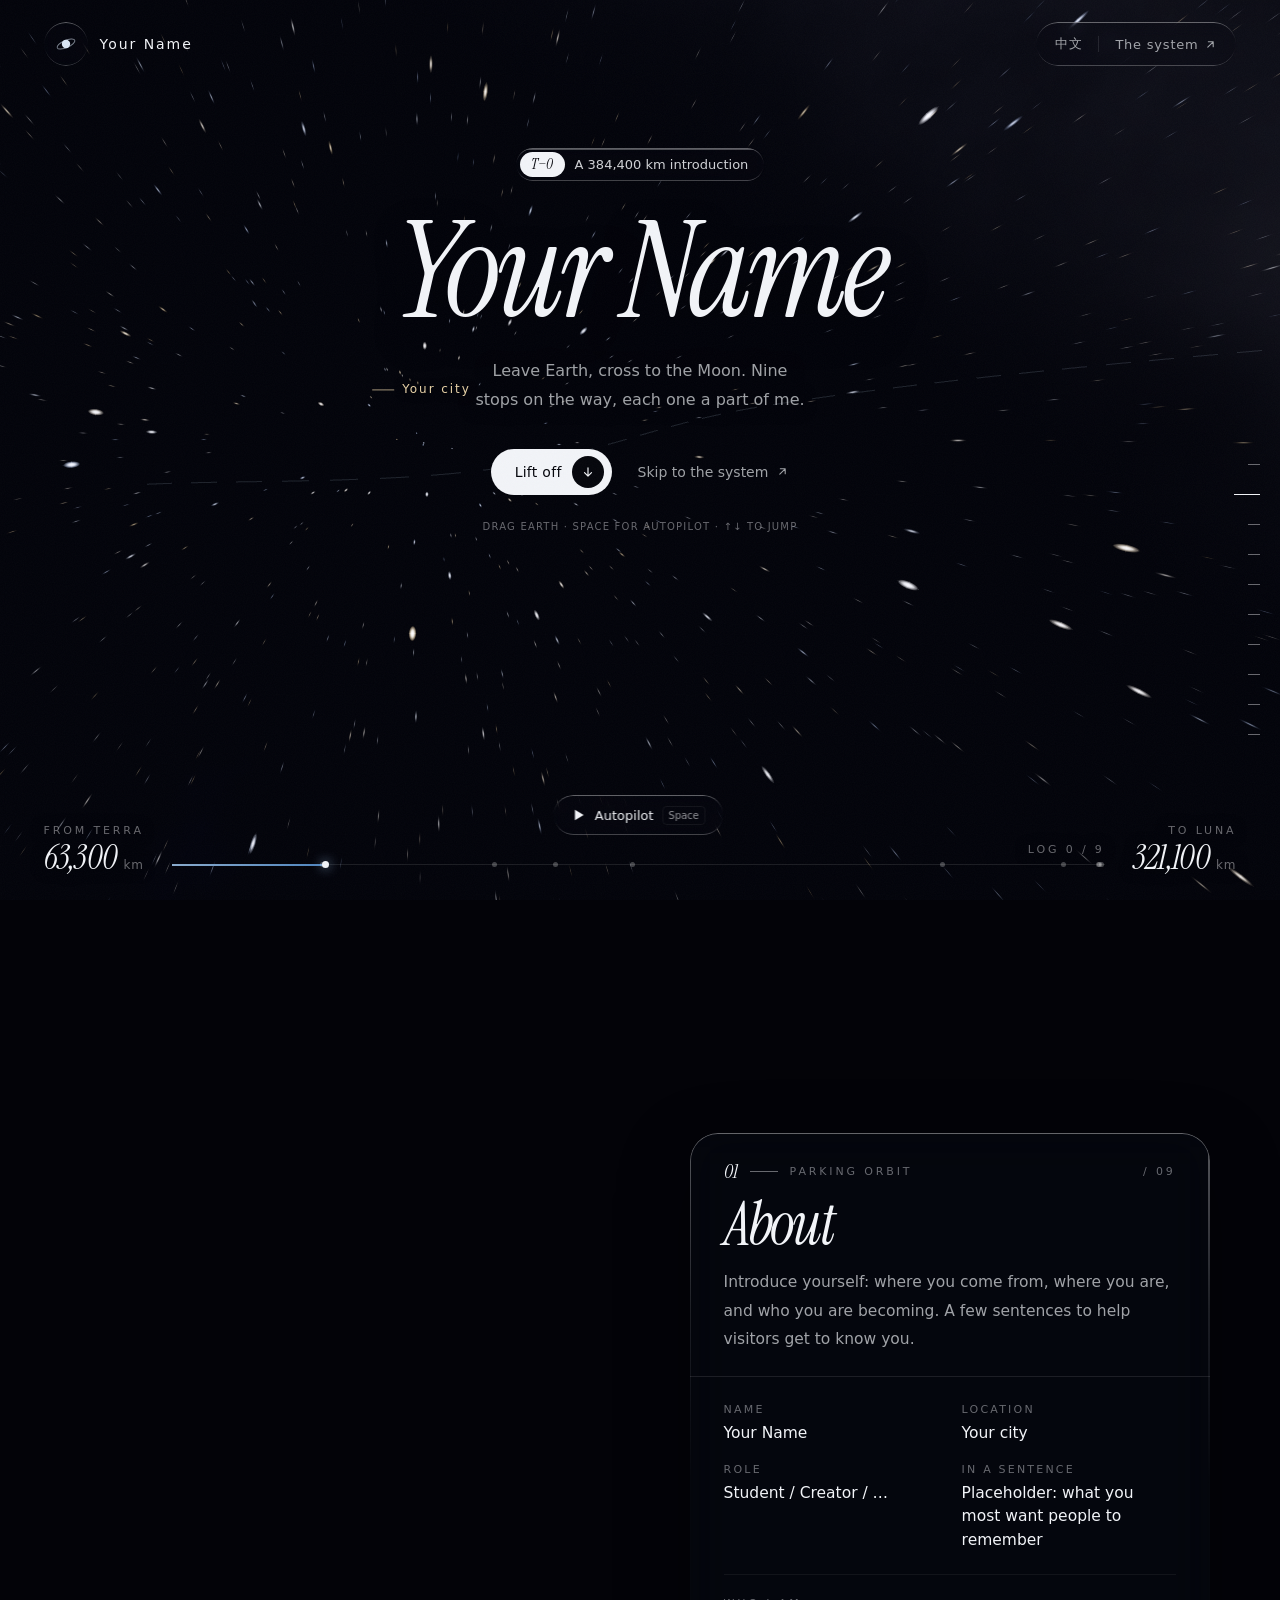
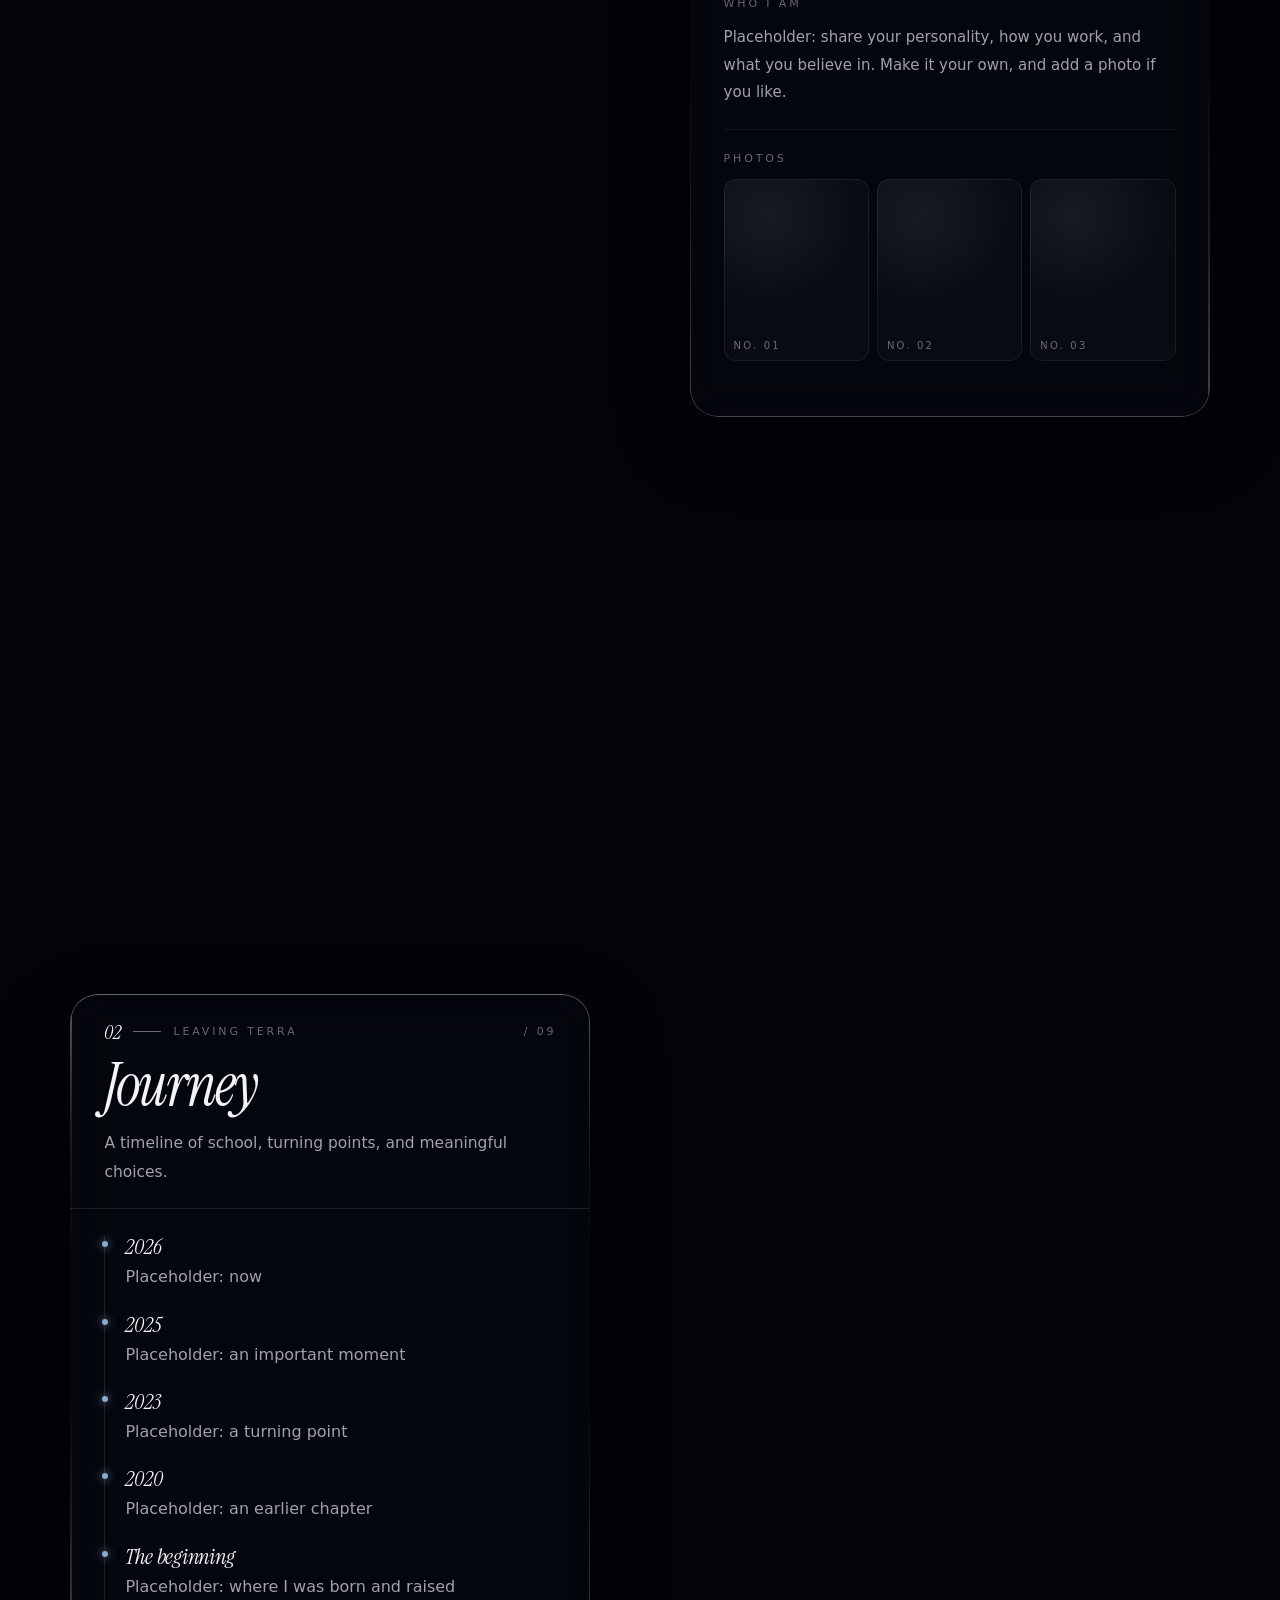
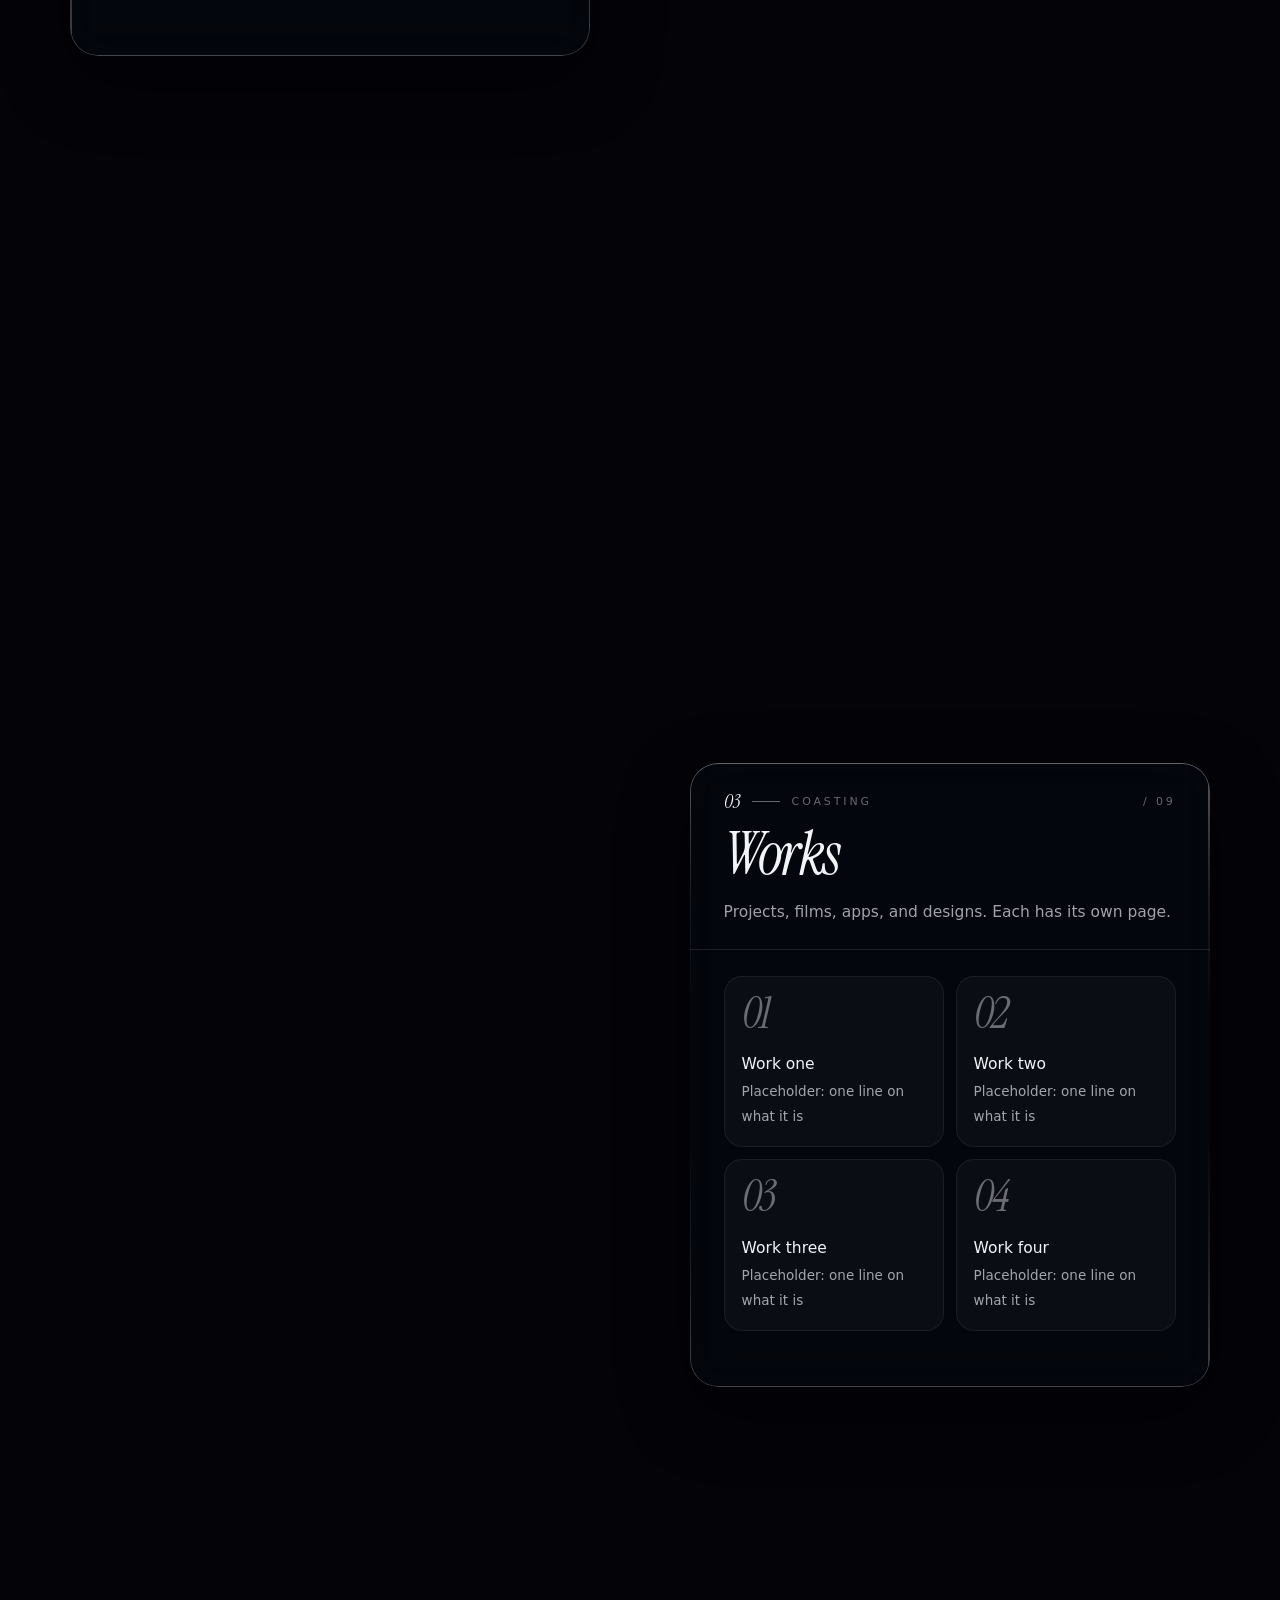
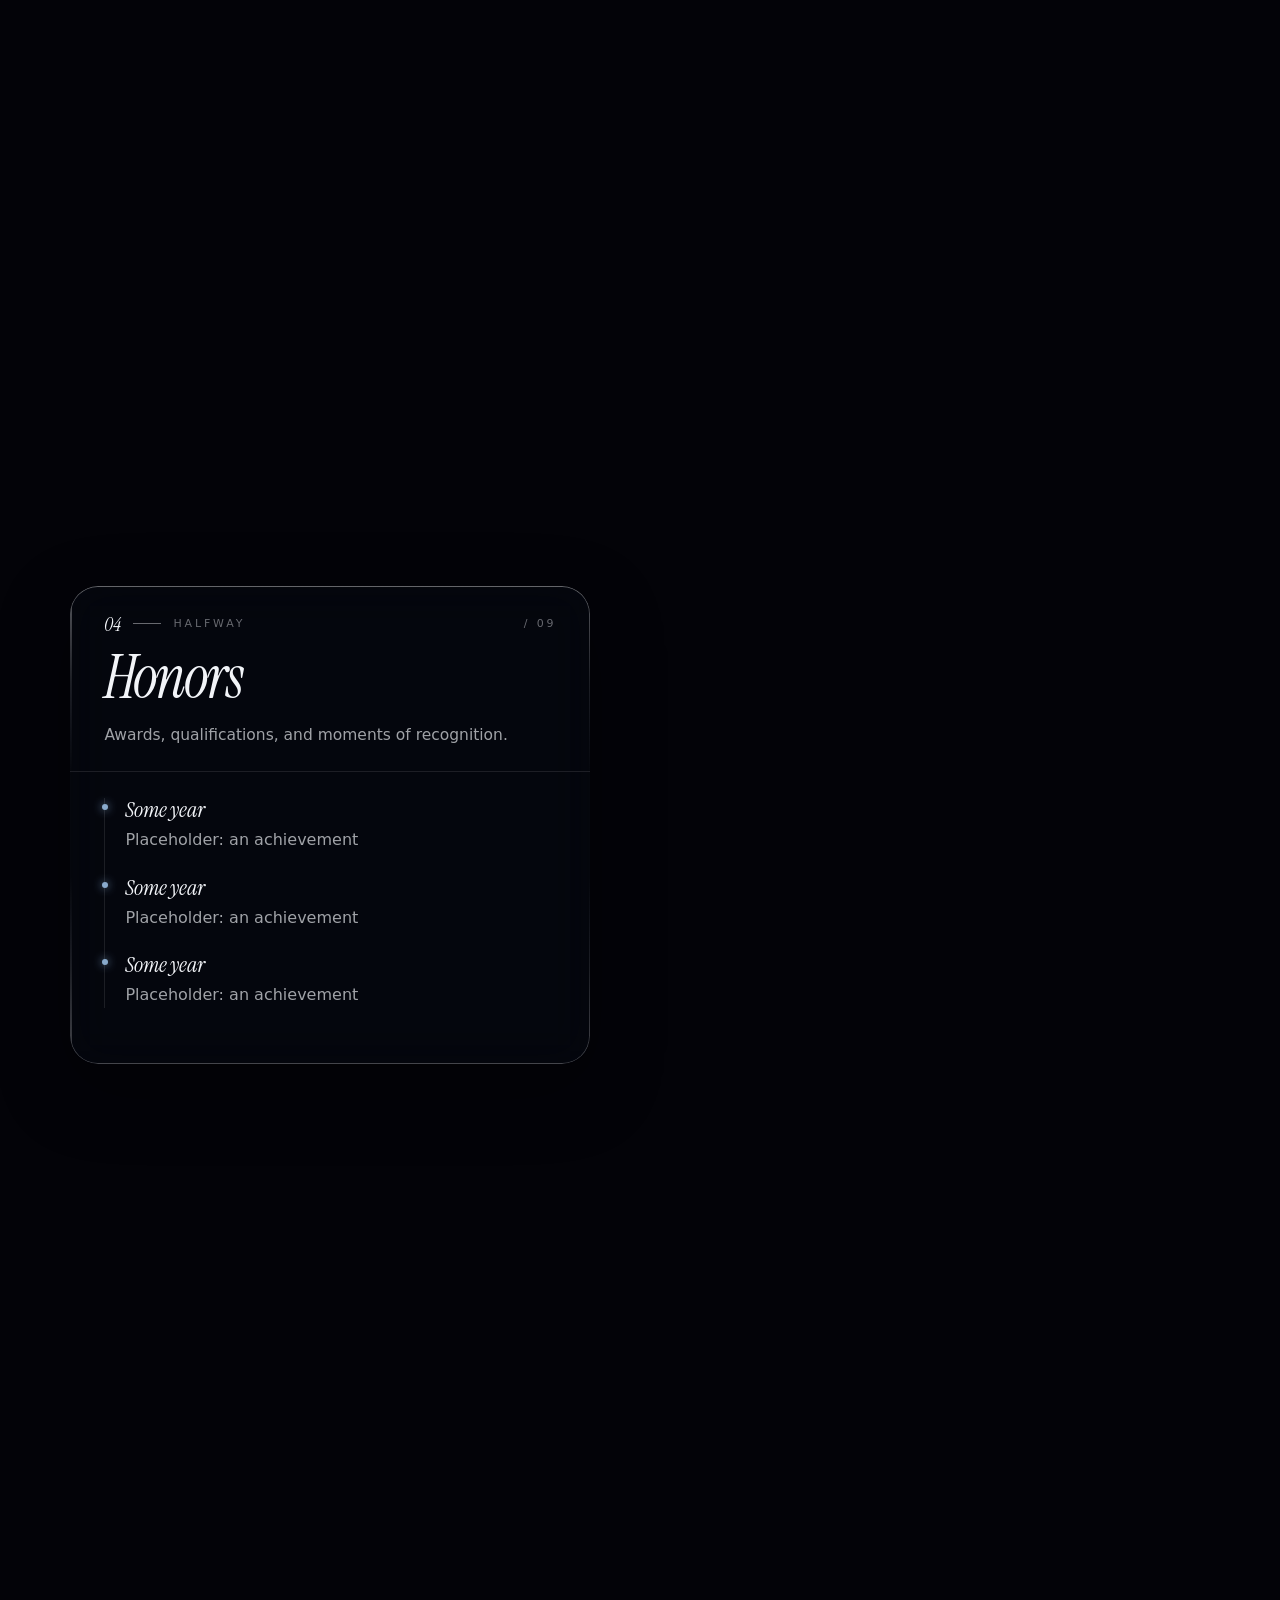
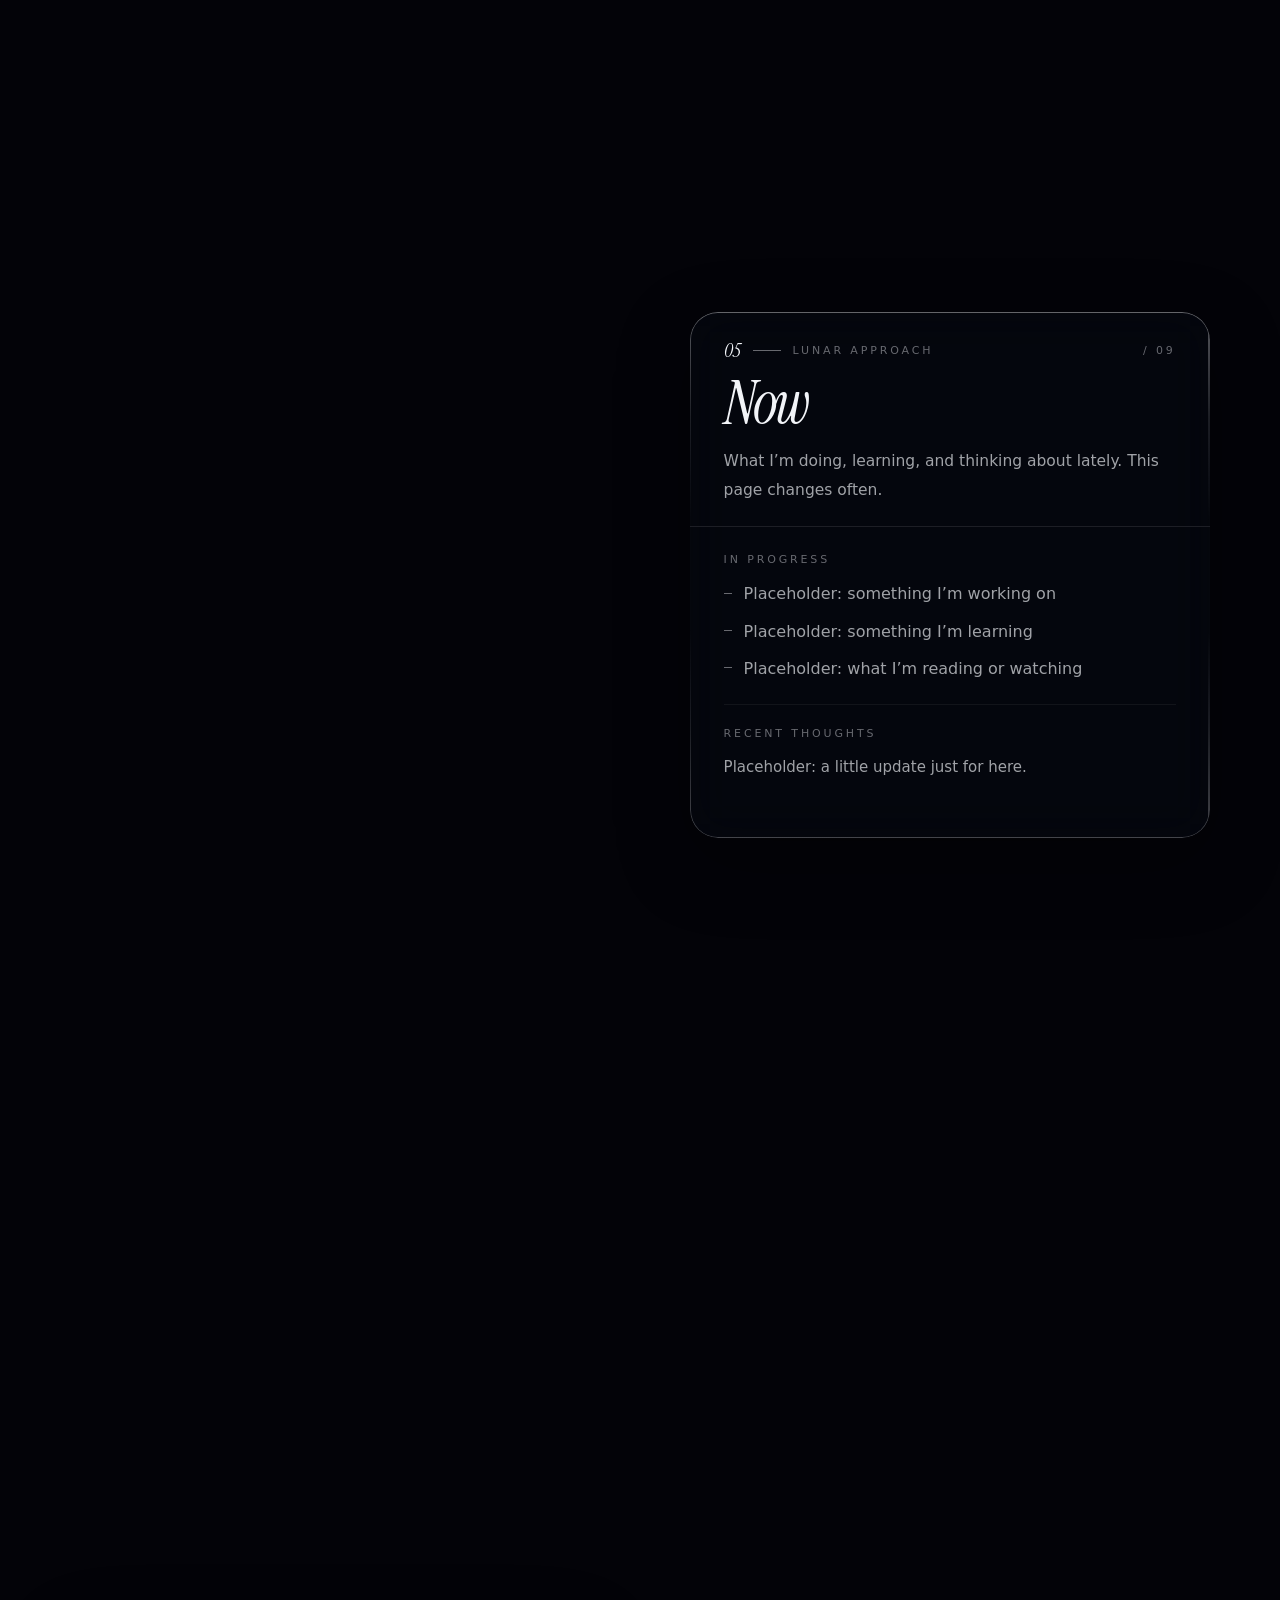
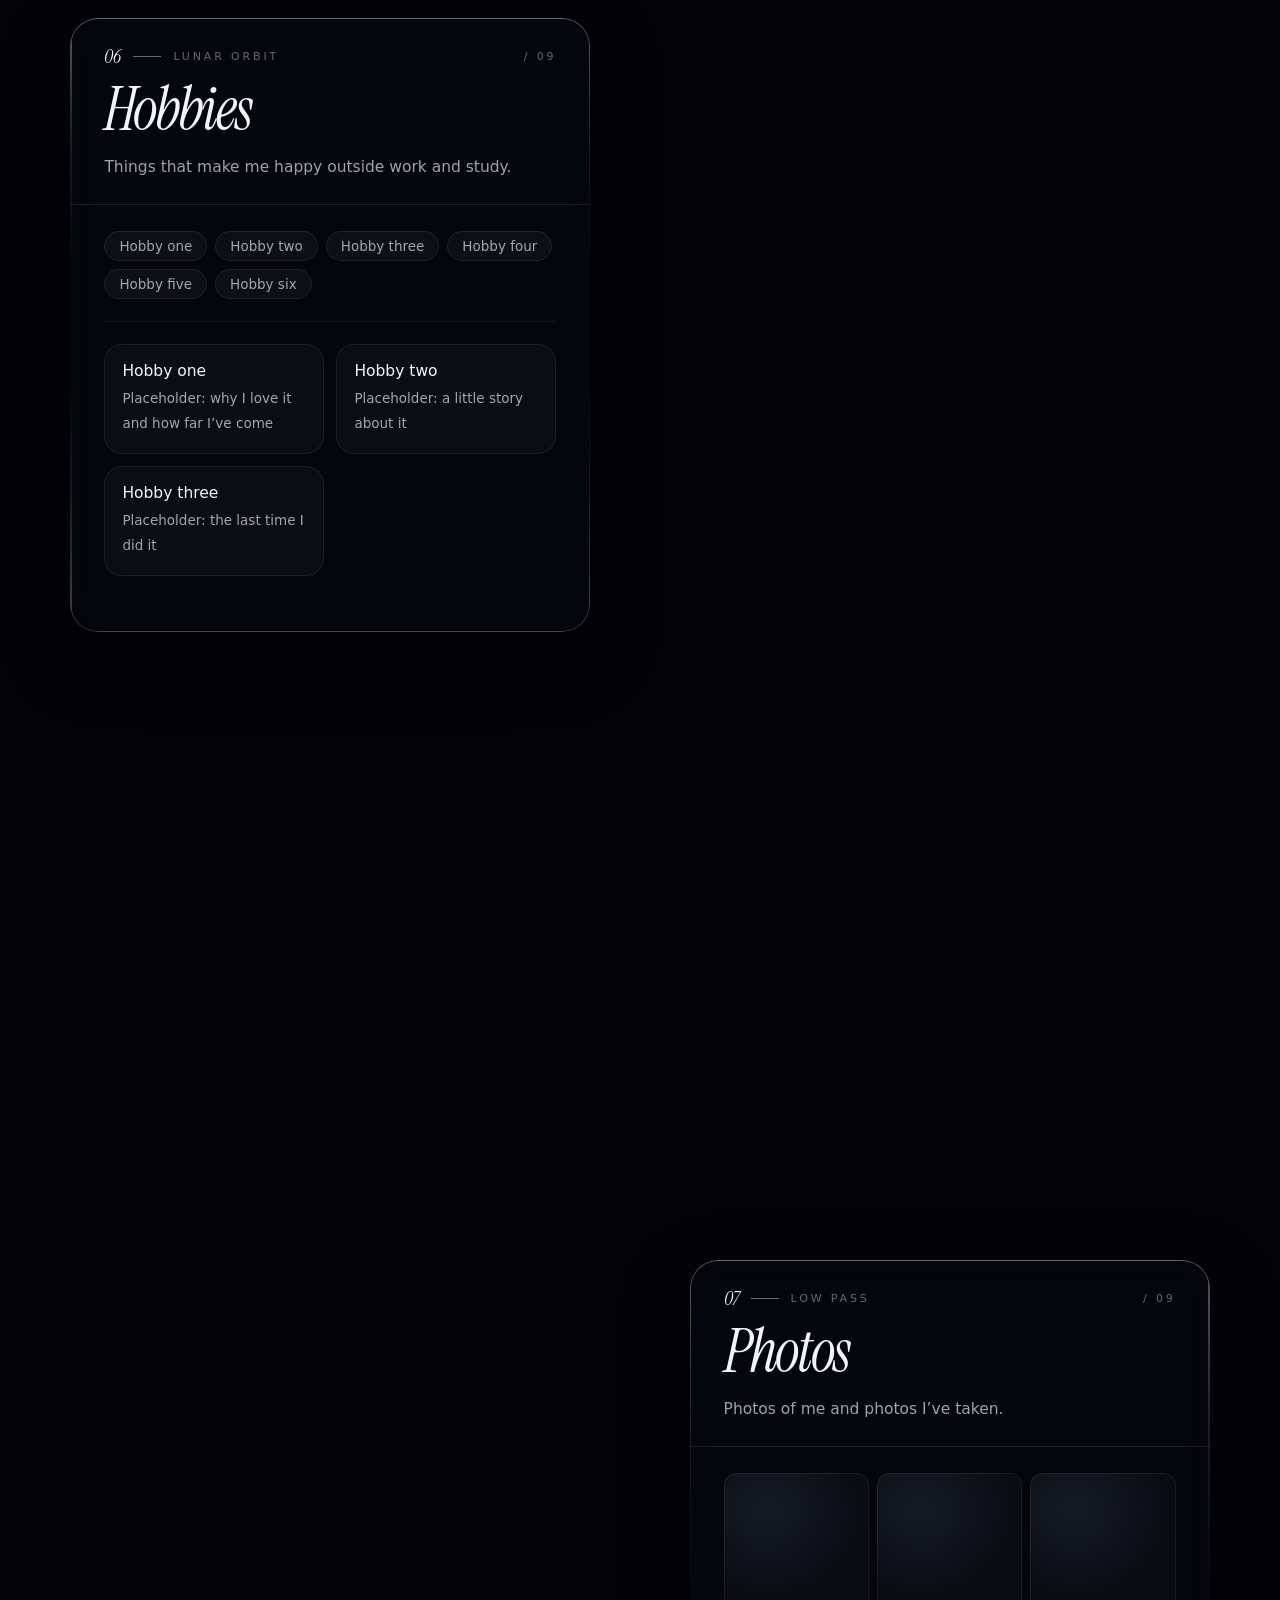
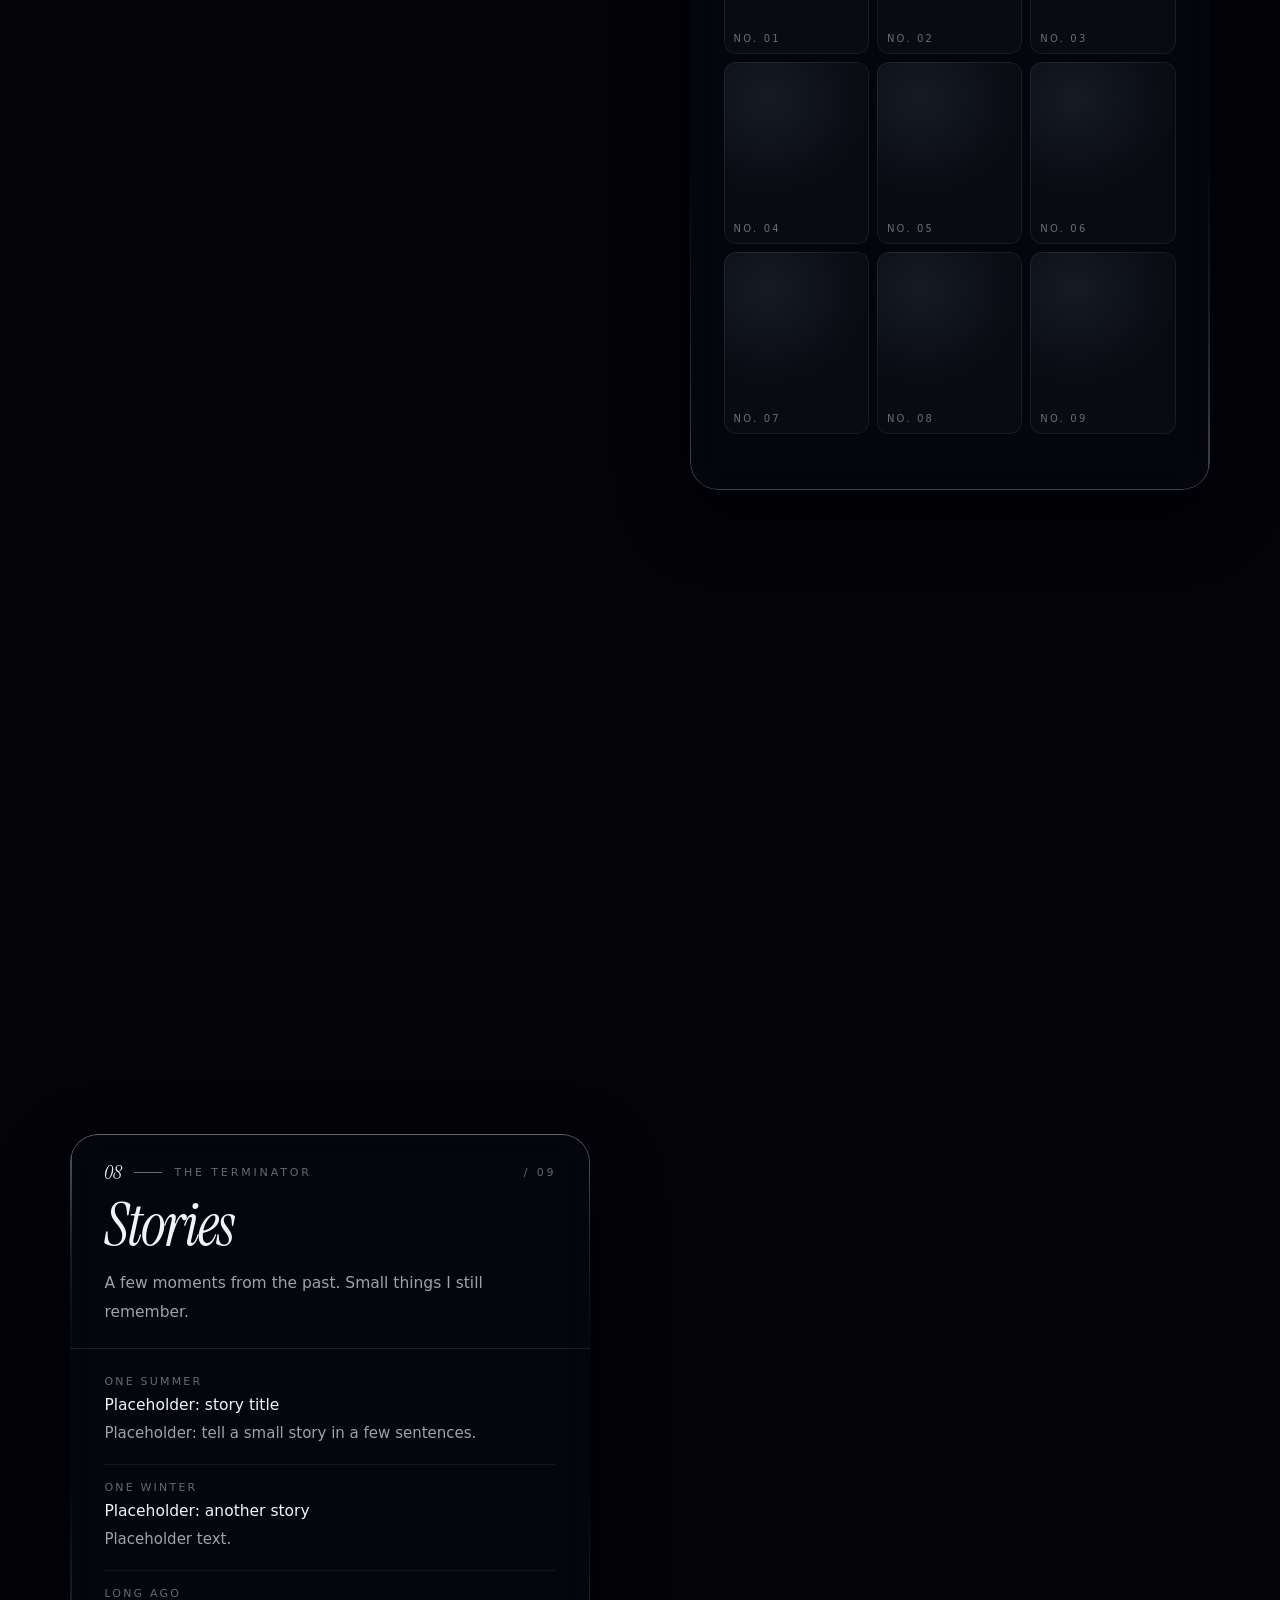
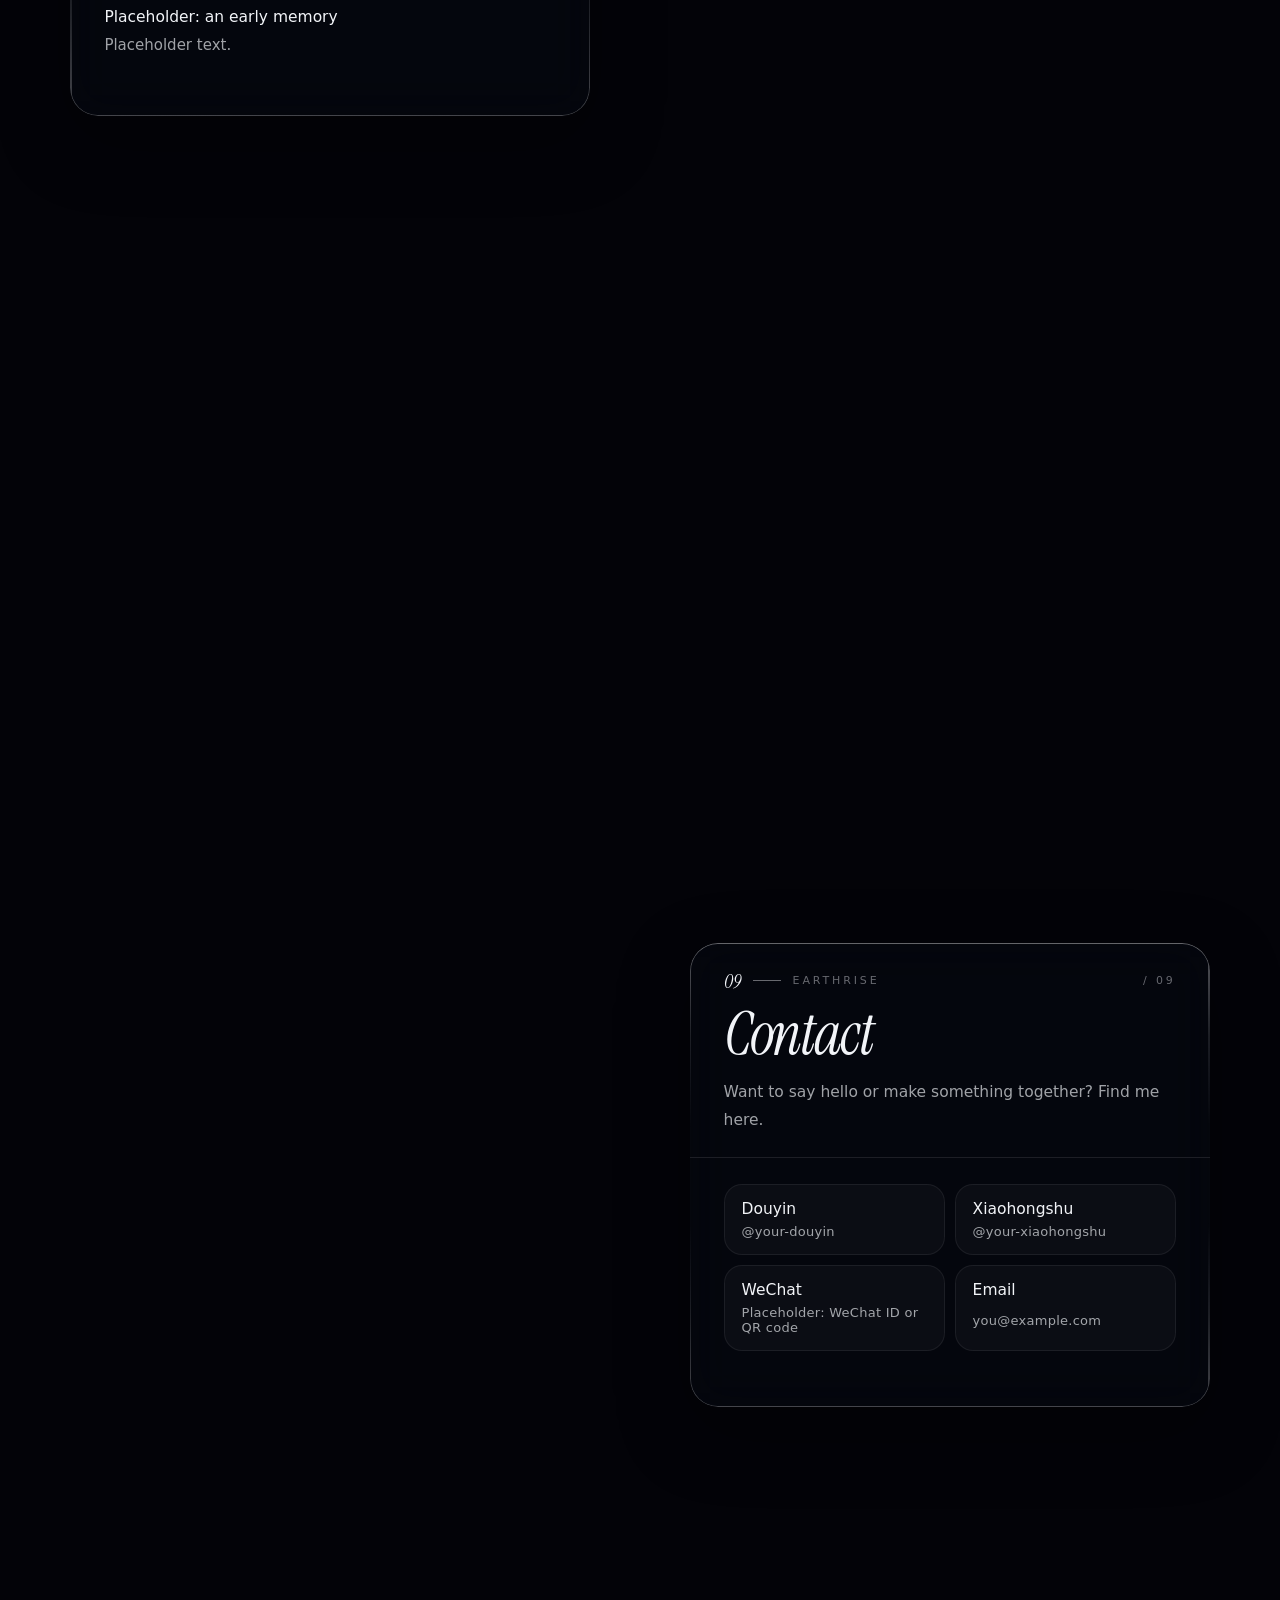
<file: index.html>
<!DOCTYPE html>
<html lang="zh-CN">
<head>
<meta charset="utf-8">
<meta name="viewport" content="width=device-width, initial-scale=1, viewport-fit=cover">
<title>你的名字 · Terra → Luna</title>
<meta name="description" content="你的名字的个人网站。一句话介绍自己：我是谁，在做什么，在意什么。">
<meta property="og:type" content="website">
<meta property="og:title" content="你的名字 · Terra → Luna">
<meta property="og:description" content="你的名字的个人网站。一句话介绍自己：我是谁，在做什么，在意什么。">
<meta name="theme-color" content="#02030a">
<link rel="icon" href="favicon.svg" type="image/svg+xml">
<link rel="stylesheet" href="lib/site.css">
<style>
  html, body { height: auto; }
  body { overflow-x: clip; overflow-y: auto; }
  canvas#space { pointer-events: auto; touch-action: pan-y; }
  #voyage { position: relative; z-index: 1; pointer-events: none; }
  .leg { pointer-events: none; }
  .leg .panel, .hero-inner { pointer-events: auto; }

  /* 导航：左边一枚玻璃圆片 + 名字，右边一条玻璃药丸 */
  .top { position: fixed; z-index: 6; top: 0; left: 0; right: 0; padding: 22px clamp(18px, 3.4vw, 48px); display: flex; justify-content: space-between; align-items: center; pointer-events: none; }
  .top > * { pointer-events: auto; }
  .mark { display: flex; align-items: center; gap: 12px; font-size: 14px; letter-spacing: .14em; }
  .mark .disc { width: 44px; height: 44px; border-radius: 50%; display: grid; place-items: center; }
  .top nav { display: flex; align-items: center; gap: 2px; padding: 5px; border-radius: 999px; }
  .top nav a, .top nav button { height: 34px; display: inline-flex; align-items: center; gap: 6px; padding: 0 14px; border-radius: 999px; font-size: 13px; letter-spacing: .06em; color: var(--dim); transition: color .25s, background .25s; }
  .top nav a:hover, .top nav button:hover { color: var(--ink); background: rgba(255, 255, 255, .07); }
  .top nav .sep { width: 1px; height: 16px; background: var(--line); }

  /* 首屏：地平线压在下方，文字居中站在上方的太空里 */
  .leg { min-height: 150vh; display: grid; align-items: center; padding: 0 clamp(18px, 5.5vw, 84px); }
  .leg.right { justify-items: end; } .leg.left { justify-items: start; }
  .leg.hero { min-height: 100vh; min-height: 100svh; place-items: center; padding: 0 20px 24vh; text-align: center; }
  .hero-inner { display: grid; justify-items: center; }
  .badge { display: inline-flex; align-items: center; gap: 10px; padding: 4px 16px 4px 4px; border-radius: 999px; font-size: 13px; color: rgba(242, 244, 248, .86); }
  .badge b { padding: 5px 11px; border-radius: 999px; background: #f2f4f8; color: #05060c; font: italic 400 15px/1 "Instrument Serif", serif; letter-spacing: .02em; }
  .hero h1 { font-size: clamp(64px, 10.5vw, 152px); line-height: .95; margin: 26px 0 22px; text-shadow: 0 16px 38px rgba(0, 0, 0, .35); }
  .hero .lede { font-size: clamp(15px, 1.25vw, 17.5px); line-height: 1.8; color: var(--dim); max-width: 31em; text-wrap: balance; text-shadow: 0 2px 18px rgba(0, 0, 0, .5); }
  .ctas { display: flex; align-items: center; gap: 26px; margin-top: 34px; }

  /* 航程面板 */
  .panel { width: min(520px, 42vw); border-radius: 28px; background: rgba(6, 8, 16, .66); opacity: 0; transform: translateY(46px); transition: opacity .9s var(--ease), transform 1.1s var(--ease); }
  .leg.in .panel { opacity: 1; transform: none; }
  .panel .sheet-head .eyebrow { display: none; }
  .panel .sheet-head { padding-top: 6px; } .panel .sheet-head h2 { margin-top: 8px; }
  .legno { display: flex; align-items: center; gap: 12px; padding: 28px 34px 0; font-size: 11px; font-weight: 500; letter-spacing: .26em; text-transform: uppercase; color: var(--faint); }
  .legno .n { font: italic 400 20px/1 "Instrument Serif", serif; letter-spacing: 0; color: var(--ink); }
  .legno i { width: 28px; height: 1px; background: var(--faint); }
  .legno em { margin-left: auto; font-style: normal; }

  /* 底部读数：离地球多远、离月球多远 */
  .hud { position: fixed; z-index: 5; left: 0; right: 0; bottom: 0; display: grid; grid-template-columns: auto 1fr auto; align-items: end; gap: 28px; padding: 0 clamp(18px, 3.4vw, 48px) 26px; pointer-events: none; text-shadow: 0 1px 14px rgba(0, 0, 0, .9); }
  .hud .label { display: block; margin-bottom: 6px; }
  .hud .num { font-size: 34px; line-height: .9; }
  .hud em { font: 400 12px/1 var(--sans); color: var(--faint); margin-left: 6px; letter-spacing: .08em; }
  .hud .r { text-align: right; }
  .hud .bar { height: 1px; background: var(--line); position: relative; margin-bottom: 9px; }
  .hud .bar i { position: absolute; left: 0; top: -.5px; height: 2px; width: 100%; transform-origin: left; transform: scaleX(0); background: var(--accent-grad); }
  .hud .bar b { position: absolute; top: -3px; width: 7px; height: 7px; margin-left: -3.5px; border-radius: 50%; background: #f2f4f8; box-shadow: 0 0 12px var(--accent); }

  .rail { position: fixed; z-index: 5; right: clamp(10px, 1.6vw, 22px); top: 50%; transform: translateY(-50%); display: grid; gap: 2px; }
  .rail button { display: flex; flex-direction: row-reverse; align-items: center; gap: 10px; padding: 7px 0 7px 12px; font-size: 12px; letter-spacing: .12em; color: var(--dim); text-shadow: 0 1px 10px #000; }
  .rail i { width: 12px; height: 1px; background: var(--faint); transition: width .4s var(--ease), background .4s; }
  .rail span { opacity: 0; transform: translateX(6px); transition: opacity .3s, transform .3s var(--ease); white-space: nowrap; }
  .rail button:hover span, .rail button:focus-visible span { opacity: 1; transform: none; }
  .rail button.on i { width: 26px; background: var(--ink); }

  .pin { position: fixed; z-index: 2; left: 0; top: 0; font-size: 12px; letter-spacing: .16em; color: var(--gold); white-space: nowrap; opacity: 0; transition: opacity .5s; pointer-events: none; text-shadow: 0 1px 8px #000; }
  .pin.on { opacity: 1; }
  .pin::before { content: ""; display: inline-block; width: 22px; height: 1px; background: var(--gold); vertical-align: middle; margin-right: 8px; opacity: .7; }

  /* 加载页：发射倒计时 10 → 0 */
  .loader { position: fixed; inset: 0; z-index: 9; background: var(--bg); display: grid; place-items: center; align-content: center; gap: 26px; transition: opacity .9s var(--ease) .1s, visibility 0s 1s; }
  .loader .count { font-size: clamp(120px, 22vw, 260px); line-height: .8; min-width: 1.2em; text-align: center; transition: transform .9s var(--ease), filter .9s; }
  .loader .track { width: 180px; height: 1px; background: var(--line); }
  .loader .track i { display: block; height: 100%; background: var(--accent-grad); transform-origin: left; transform: scaleX(0); }
  body.ready .loader { opacity: 0; visibility: hidden; }
  body.ready .loader .count { transform: scale(1.08); filter: blur(8px); }

  @media (max-width: 760px) {
    .top { padding: 14px 16px; } .mark .disc { width: 40px; height: 40px; } .mark span { display: none; }
    .leg { min-height: 170vh; padding: 0 12px; }
    .leg.hero { padding: 0 24px 34vh; }
    .hero .lede { max-width: 18em; }
    .hero h1 { margin: 22px 0 18px; }
    .ctas { flex-direction: column; gap: 18px; margin-top: 28px; }
    .panel { width: 100%; }
    .legno { padding: 22px 22px 0; }
    .rail { display: none; }
    .hud { gap: 14px; padding: 34px 16px 14px; background: linear-gradient(to top, rgba(3, 3, 8, .95) 40%, transparent); }
    .hud .num { font-size: 24px; } .hud .label { font-size: 9.5px; letter-spacing: .2em; }
  }
</style>
<style>
  .flight-controls { position: relative; min-width: 0; }
  #autopilot { position: absolute; bottom: 39px; left: 50%; transform: translateX(-50%); height: 40px; padding: 0 18px; border-radius: 999px; display: flex; align-items: center; gap: 9px; white-space: nowrap; pointer-events: auto; font-size: 13px; }
  #autopilot kbd { opacity: .6; font: inherit; font-size: 10px; border: 1px solid var(--line); padding: 3px 5px; border-radius: 4px; }
  #log-label { position: absolute; bottom: 12px; right: 0; white-space: nowrap; }
  .hud .bar .stop-dot { width: 5px; height: 5px; top: -2px; margin-left: -2.5px; background: rgba(255,255,255,.25); box-shadow: none; }
  .hud .bar .stop-dot.visited { background: #f2f4f8; box-shadow: 0 0 10px var(--accent); }
  .stop-dot.just-lit { animation: log-light 600ms var(--ease); }
  @keyframes log-light { from { transform: scale(1.6); } 65% { transform: scale(.9); } to { transform: scale(1); } }
  .flight-hint { margin-top: 22px; max-width: 36em; font-size: 10px; letter-spacing: .12em; line-height: 1.9; text-wrap: balance; }
  #completion { position: fixed; z-index: 7; left: 50%; bottom: 145px; transform: translateX(-50%); width: calc(100% - 32px); max-width: 420px; padding: 28px; border-radius: 24px; background: rgba(8,10,20,.86); }
  #completion[hidden] { display: none; }
  #completion h2 { font-size: 30px; margin: 14px 0 10px; }
  #completion p { color: var(--dim); font-size: 14px; }
  #completion .actions { display: flex; align-items: center; gap: 24px; margin-top: 24px; }
  #completion button { min-height: 44px; } #completion .btn { padding: 0 22px; }
  .meteor-layer { position: fixed; inset: 0; z-index: 0; overflow: hidden; pointer-events: none; }
  .meteor { position: absolute; height: 1px; background: linear-gradient(90deg,#f2f4f8,rgba(137,170,204,.45),transparent); opacity: 0; animation: meteor-flight var(--duration) linear var(--delay) both; }
  @keyframes meteor-flight { 0% { transform: translate3d(0,0,0) rotate(-35deg); opacity: 0; } 12%,75% { opacity: 1; } 100% { transform: translate3d(-85vw,60vw,0) rotate(-35deg); opacity: 0; } }
  @media (max-width: 760px) {
    .hud { grid-template-columns: 1fr 1fr; padding-top: 10px; row-gap: 0; }
    .flight-controls { grid-column: 1 / -1; grid-row: 1; height: 82px; margin-bottom: 12px; }
    #autopilot { height: 44px; bottom: 38px; } #autopilot kbd { display: none; }
    .hud .bar { position: absolute; bottom: 0; width: 100%; margin-bottom: 0; }
    #log-label { bottom: 10px; }
    .flight-hint { max-width: 27em; margin-top: 12px; }
    .hero .ctas .link, .top nav a, .top nav button { min-height: 44px; }
    #completion { bottom: 185px; padding: 24px; }
  }
  @media (prefers-reduced-motion: reduce) { *, *::before, *::after { animation: none !important; transition: none !important; } }
</style>
</head>
<body>
<canvas id="space"></canvas>

<header class="top">
  <a class="mark appear appear--down" style="--d:.06s" href="#top"><span class="disc glass glass--thin" aria-hidden="true">
    <svg width="22" height="22" viewBox="0 0 22 22" fill="none"><circle cx="11" cy="11" r="4.2" fill="#dbe7f5"/><ellipse cx="11" cy="11" rx="9.6" ry="3.6" stroke="#dbe7f5" stroke-opacity=".55" transform="rotate(-24 11 11)"/></svg>
  </span><span id="mark-name"></span></a>
  <nav class="glass glass--thin appear appear--down" style="--d:.14s"><button id="lang" type="button"></button><span class="sep"></span><a href="system.html" id="hub"></a></nav>
</header>

<main id="voyage"></main>
<div class="pin" id="pin"></div>
<nav class="rail appear appear--fade" style="--d:1.3s" id="rail" aria-label="航线"></nav>
<aside class="hud appear appear--fade" style="--d:1.25s">
  <div><span class="label" id="h-la"></span><b class="num" id="h-from">0</b><em>km</em></div>
  <div class="flight-controls"><button id="autopilot" class="glass glass--thin" type="button" aria-pressed="false"></button><span id="log-label" class="label"></span><div class="bar"><i id="h-bar"></i><span id="log-dots"></span><b id="h-dot"></b></div></div>
  <div class="r"><span class="label" id="h-lb"></span><b class="num" id="h-to">384,400</b><em>km</em></div>
</aside>
<section id="completion" class="glass" hidden aria-live="polite" aria-labelledby="completion-title"><span class="label" id="completion-label"></span><h2 class="display" id="completion-title"></h2><p id="completion-subtitle"></p><div class="actions"><button class="btn" id="back-earth" type="button"></button><button class="link" id="close-completion" type="button"></button></div></section>

<div class="loader" aria-hidden="true">
  <span class="label">T-minus</span>
  <b class="count num" id="count">10</b>
  <span class="track"><i id="l-bar"></i></span>
  <span class="label" id="loading"></span>
</div>
<script type="module" src="b.js"></script>
</body>
</html>
</file>
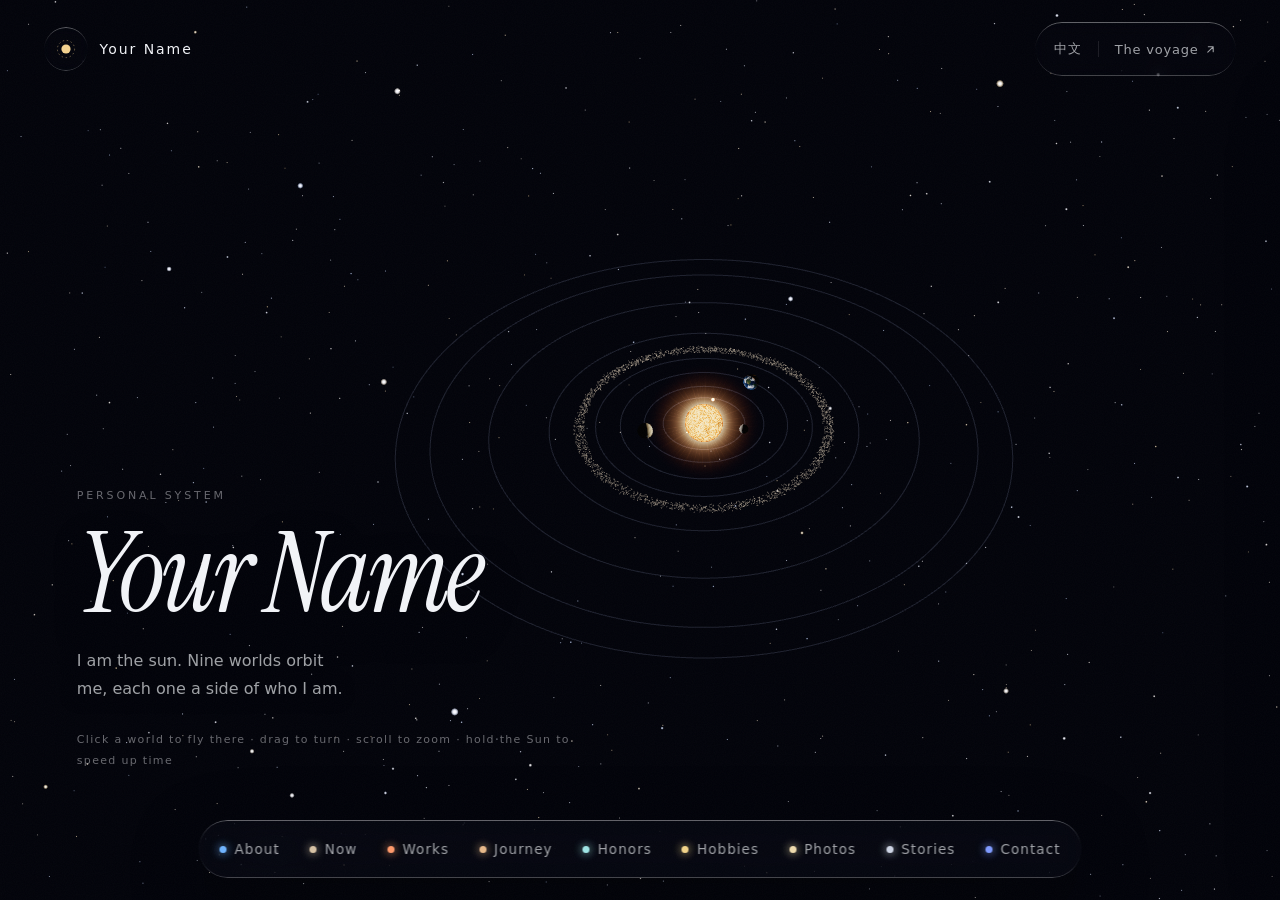
<file: system.html>
<!DOCTYPE html>
<html lang="zh-CN">
<head>
<meta charset="utf-8">
<meta name="viewport" content="width=device-width, initial-scale=1">
<title>你的名字 · 个人星系</title>
<meta name="description" content="你的名字的个人网站。一句话介绍自己：我是谁，在做什么，在意什么。">
<meta property="og:type" content="website">
<meta property="og:title" content="你的名字 · 个人星系">
<meta property="og:description" content="你的名字的个人网站。一句话介绍自己：我是谁，在做什么，在意什么。">
<meta name="theme-color" content="#02030a">
<link rel="icon" href="favicon.svg" type="image/svg+xml">
<link rel="stylesheet" href="lib/site.css">
<style>
  .top { position: fixed; z-index: 7; top: 0; left: 0; right: 0; padding: 22px clamp(18px, 3.4vw, 48px); display: flex; justify-content: space-between; align-items: center; pointer-events: none; }
  .top > * { pointer-events: auto; }
  .mark { display: flex; align-items: center; gap: 12px; font-size: 14px; letter-spacing: .14em; }
  .mark .disc { width: 44px; height: 44px; border-radius: 50%; display: grid; place-items: center; }
  .top nav { display: flex; align-items: center; gap: 2px; padding: 5px; border-radius: 999px; }
  .top nav a, .top nav button { height: 34px; display: inline-flex; align-items: center; gap: 6px; padding: 0 14px; border-radius: 999px; font-size: 13px; letter-spacing: .06em; color: var(--dim); transition: color .25s, background .25s; }
  .top nav a:hover, .top nav button:hover { color: var(--ink); background: rgba(255, 255, 255, .07); }
  .top nav .sep { width: 1px; height: 16px; background: var(--line); }

  .hero { position: fixed; z-index: 3; left: clamp(22px, 6vw, 96px); bottom: 128px; max-width: 560px; pointer-events: none; transition: opacity .7s, transform .9s cubic-bezier(.2, .8, .2, 1); }
  .hero h1 { font-size: clamp(60px, 8.6vw, 128px); line-height: .95; margin: 20px 0 20px; text-shadow: 0 16px 38px rgba(0, 0, 0, .35); }
  .hero .tagline { font-size: clamp(15px, 1.25vw, 17.5px); line-height: 1.8; color: var(--dim); max-width: 27em; text-wrap: balance; text-shadow: 0 2px 18px rgba(0, 0, 0, .6); }
  .hero .hint { margin-top: 26px; }
  body.focus .hero { opacity: 0; transform: translateY(16px); }

  #labels { position: fixed; inset: 0; z-index: 2; pointer-events: none; overflow: hidden; }
  .plabel { position: absolute; left: 0; top: 0; display: flex; align-items: baseline; gap: 8px; white-space: nowrap; padding: 6px 10px 6px 0; opacity: 0; transition: opacity .5s; will-change: transform; }
  .plabel.on { opacity: 1; pointer-events: auto; }
  .plabel::before { content: ""; width: 16px; height: 1px; background: var(--tint); opacity: .7; align-self: center; }
  .plabel { text-shadow: 0 1px 10px rgba(0, 0, 0, .95), 0 0 3px rgba(0, 0, 0, .8); }
  .plabel b { font-weight: 500; font-size: 14px; letter-spacing: .12em; }
  .plabel span { font-family: var(--tech); font-size: 11px; letter-spacing: .2em; color: var(--faint); }
  .plabel:hover b { color: var(--tint); }

  .dock { position: fixed; z-index: 4; left: 50%; bottom: 22px; transform: translateX(-50%); max-width: calc(100vw - 24px); display: flex; gap: 2px; padding: 7px; border-radius: 999px; overflow-x: auto; scrollbar-width: none; transition: left .9s cubic-bezier(.2, .8, .2, 1); }
  .dock { opacity: 0; transition: left .9s var(--ease), opacity .8s 1.1s; } body.ready .dock { opacity: 1; }
  .dock::-webkit-scrollbar { display: none; }
  .dock button { display: flex; align-items: center; gap: 8px; padding: 9px 14px; border-radius: 999px; font-size: 13.5px; letter-spacing: .08em; color: var(--dim); white-space: nowrap; transition: background .3s, color .3s; }
  .dock button:hover, .dock button.on { background: rgba(255, 255, 255, .1); color: var(--ink); }
  .dock .dot { width: 7px; height: 7px; }
  body.focus .dock { left: calc((100vw - min(560px, 44vw) - 18px) / 2); max-width: calc(100vw - min(560px, 44vw) - 60px); }

  .sheet { position: fixed; z-index: 6; top: 84px; right: 18px; bottom: 18px; width: min(560px, 44vw); border-radius: 28px; background: rgba(6, 8, 16, .66); display: flex; flex-direction: column; overflow: hidden;
    transform: translateX(calc(100% + 40px)); transition: transform .95s cubic-bezier(.2, .8, .2, 1); }
  body.focus .sheet { transform: none; }
  .sheet .bar { display: flex; justify-content: space-between; align-items: center; padding: 14px 18px 0; }
  .sheet .bar button { font-size: 13px; letter-spacing: .12em; color: var(--dim); padding: 8px 12px; border-radius: 999px; }
  .sheet .bar button:hover { color: var(--ink); background: rgba(255, 255, 255, .08); }
  .sheet .scroll { flex: 1; overflow-y: auto; overscroll-behavior: contain; scrollbar-width: thin; scrollbar-color: rgba(255, 255, 255, .2) transparent; }
  .pager { display: flex; border-top: 1px solid var(--line); }
  .pager button { flex: 1; padding: 16px 20px; text-align: left; display: grid; gap: 3px; transition: background .3s; }
  .pager button + button { text-align: right; border-left: 1px solid var(--line); }
  .pager button:hover { background: rgba(255, 255, 255, .06); }
  .pager small { font-size: 11px; letter-spacing: .2em; color: var(--faint); }

  .loader { position: fixed; inset: 0; z-index: 9; background: var(--bg); display: grid; place-items: center; align-content: center; gap: 26px; transition: opacity .9s var(--ease) .1s, visibility 0s 1s; }
  .loader .count { font-size: clamp(120px, 22vw, 260px); line-height: .8; min-width: 1.2em; text-align: center; transition: transform .9s var(--ease), filter .9s; }
  .loader .track { width: 180px; height: 1px; background: var(--line); }
  .loader .track i { display: block; height: 100%; background: linear-gradient(90deg, #f3d28f, #e08a3c); transform-origin: left; transform: scaleX(0); }
  body.ready .loader { opacity: 0; visibility: hidden; }
  body.ready .loader .count { transform: scale(1.08); filter: blur(8px); }

  #space { cursor: grab; }
  .top nav a, .top nav button, .dock button, .sheet .bar button, .mark { min-height: 44px; min-width: 44px; }
  .plabel { min-height: 44px; align-items: center; color: var(--dim); }
  .plabel::before { transition: width .25s var(--ease); }
  .plabel b { transition: color .25s; }
  .plabel span { opacity: .65; transition: opacity .25s; }
  .plabel.hot b, .plabel:hover b { color: var(--ink); }
  .plabel.hot::before, .plabel:hover::before { width: 26px; }
  .plabel.hot span, .plabel:hover span { opacity: 1; }
  .dock button.hot { background: rgba(255, 255, 255, .1); color: var(--ink); }
  .dock button { flex-shrink: 0; }
  #time-boost { position: fixed; z-index: 3; top: 0; left: 0; display: flex; align-items: center; gap: 8px; padding: 6px 14px; border-radius: 999px; color: var(--gold); font-size: 12px; white-space: nowrap; pointer-events: none; opacity: 0; transition: opacity .3s; }
  #time-boost.on { opacity: 1; }
  #time-boost .num { font-size: 24px; min-width: 2ch; }
  .hero .hint { line-height: 1.9; letter-spacing: .12em; text-transform: none; max-width: 46em; }
  @media (prefers-reduced-motion: reduce) {
    *, *::before, *::after { animation: none !important; transition: none !important; }
  }
  @media (max-width: 760px) {
    .top { padding: 14px 16px; } .mark .disc { width: 40px; height: 40px; } .mark span { display: none; }
    .hero { left: 22px; right: 22px; bottom: auto; top: 76px; }
    .hero h1 { margin: 12px 0 10px; }
    .hero .hint { display: block; margin-top: 12px; font-size: 10px; letter-spacing: .04em; max-width: 32em; }
    .dock { left: 12px; right: 12px; bottom: 14px; transform: none; max-width: none; border-radius: 22px; }
    body.focus .dock { left: 12px; max-width: none; opacity: 0; pointer-events: none; }
    .sheet { top: auto; left: 8px; right: 8px; bottom: 8px; width: auto; height: 62vh; border-radius: 24px; transform: translateY(calc(100% + 30px)); }
  }
</style>
</head>
<body>
<canvas id="space"></canvas>

<header class="top">
  <a class="mark appear appear--down" style="--d:.06s" href="#home"><span class="disc glass glass--thin" aria-hidden="true">
    <svg width="22" height="22" viewBox="0 0 22 22" fill="none"><circle cx="11" cy="11" r="4.6" fill="#f3d28f"/><circle cx="11" cy="11" r="8.6" stroke="#f3d28f" stroke-opacity=".4" stroke-dasharray="1.5 2.6"/></svg>
  </span><span id="mark-name"></span></a>
  <nav class="glass glass--thin appear appear--down" style="--d:.14s"><button id="lang" type="button"></button><span class="sep"></span><a href="index.html" id="hub"></a></nav>
</header>

<section class="hero">
  <p class="eyebrow appear appear--soft" style="--d:.22s" id="eyebrow"></p>
  <h1 class="display" id="name"></h1>
  <p class="tagline appear appear--soft" style="--d:.95s;animation-duration:1.25s" id="tagline"></p>
  <p class="hint label appear appear--fade" style="--d:1.2s" id="hint"></p>
</section>

<div id="labels"></div>
<div id="time-boost" class="glass glass--thin" aria-hidden="true"><span id="time-word"></span><span>×<b class="num" id="time-multiplier">1</b></span></div>
<nav class="dock glass" id="dock" aria-label="栏目"></nav>

<aside class="sheet glass" id="sheet" aria-hidden="true">
  <div class="bar"><button id="back"></button></div>
  <div class="scroll" id="content"></div>
  <footer class="pager"><button id="prev"></button><button id="next"></button></footer>
</aside>

<div class="loader" aria-hidden="true">
  <span class="label">T-minus</span>
  <b class="count num" id="count">10</b>
  <span class="track"><i id="l-bar"></i></span>
  <span class="label" id="loading"></span>
</div>
<script type="module" src="a.js"></script>
</body>
</html>
</file>
<file: lib/site.css>
/* 共用界面：颜色、字体、液态玻璃、颗粒、入场动画、栏目内容。两个页面只在这上面加自己的布局。 */
@import url(fonts/fonts.css);
html, body { background: #030308; }                        /* 第一条规则：先把底色铺上，不闪白 */
:root {
  --bg: #030308; --ink: #f2f4f8; --dim: rgba(242, 244, 248, .66); --faint: rgba(242, 244, 248, .42); --line: rgba(255, 255, 255, .1);
  --accent: #89aacc; --accent-2: #4e85bf; --accent-grad: linear-gradient(90deg, #89aacc, #4e85bf);
  --tint: var(--accent); --gold: #e9d3a8;
  --serif: "Instrument Serif", "Cosmos Serif SC", "Noto Serif SC", "Source Han Serif SC", "Songti SC", serif;
  --sans: "PingFang SC", "HarmonyOS Sans SC", "MiSans", "Noto Sans SC", "Microsoft YaHei UI", "Microsoft YaHei", system-ui, sans-serif;
  --tech: var(--sans);
  --ease: cubic-bezier(.16, 1, .3, 1);
}
* { box-sizing: border-box; margin: 0; }
html, body { height: 100%; color: var(--ink); font-family: var(--sans); -webkit-font-smoothing: antialiased; -moz-osx-font-smoothing: grayscale; font-synthesis: none; }
body { overflow: hidden; }
::selection { background: rgba(137, 170, 204, .3); }
a { color: inherit; text-decoration: none; }
button { font: inherit; color: inherit; background: none; border: 0; cursor: pointer; }
:focus-visible { outline: 1.5px solid var(--accent); outline-offset: 3px; border-radius: 8px; }
canvas#space { position: fixed; inset: 0; width: 100%; height: 100%; display: block; touch-action: none; }

/* 字体角色：标题衬线（英文斜体、中文正体），小标签是加宽字距的大写 */
.display { font-family: var(--serif); font-weight: 400; letter-spacing: -.035em; }
:lang(en) .display { font-style: italic; }
:lang(zh) .display { letter-spacing: .02em; }
.label, .eyebrow { font-size: 11px; font-weight: 500; letter-spacing: .26em; text-transform: uppercase; color: var(--faint); }
.eyebrow { display: flex; align-items: center; gap: 10px; }
.dot { width: 6px; height: 6px; border-radius: 50%; background: var(--tint); box-shadow: 0 0 10px var(--tint); flex: none; }
.num { font-family: "Instrument Serif", serif; font-style: italic; font-variant-numeric: tabular-nums; letter-spacing: -.02em; }

/* 液态玻璃：几乎透明的底 + 一圈上下亮、两侧消失的细描边。背景是会动的 3D，所以用偏暗的一档保证字看得清 */
.glass { position: relative; background: rgba(8, 10, 20, .5); -webkit-backdrop-filter: blur(22px) saturate(130%); backdrop-filter: blur(22px) saturate(130%);
  box-shadow: inset 0 1px 1px rgba(255, 255, 255, .08), 0 24px 70px rgba(0, 0, 0, .35); }
.glass::before { content: ""; position: absolute; inset: 0; border-radius: inherit; padding: 1.2px; pointer-events: none; z-index: 2;
  background: linear-gradient(180deg, rgba(255, 255, 255, .34) 0%, rgba(255, 255, 255, .1) 20%, rgba(255, 255, 255, 0) 40%, rgba(255, 255, 255, 0) 60%, rgba(255, 255, 255, .1) 80%, rgba(255, 255, 255, .26) 100%);
  -webkit-mask: linear-gradient(#fff 0 0) content-box, linear-gradient(#fff 0 0); -webkit-mask-composite: xor;
  mask: linear-gradient(#fff 0 0) content-box, linear-gradient(#fff 0 0); mask-composite: exclude; }
.glass--thin { background: rgba(8, 10, 20, .28); -webkit-backdrop-filter: blur(8px); backdrop-filter: blur(8px); box-shadow: inset 0 1px 1px rgba(255, 255, 255, .08); }
@supports not ((backdrop-filter: blur(1px)) or (-webkit-backdrop-filter: blur(1px))) { .glass { background: rgba(10, 12, 24, .86); } }

/* 按钮：主按钮是实心白色药丸，次要的是带箭头的文字链接 */
.btn { display: inline-flex; align-items: center; gap: 10px; height: 46px; padding: 0 8px 0 24px; border-radius: 999px; background: #f2f4f8; color: #05060c; font-size: 14px; font-weight: 500; letter-spacing: .02em;
  transition: transform .25s var(--ease), background .25s; }
.btn i { width: 32px; height: 32px; border-radius: 50%; background: #05060c; color: #f2f4f8; display: grid; place-items: center; transition: transform .35s var(--ease); }
.btn:hover { background: #fff; } .btn:hover i { transform: translateY(2px); } .btn:active { transform: scale(.97); }
.link { display: inline-flex; align-items: center; gap: 8px; font-size: 14px; color: var(--dim); transition: color .25s; }
.link:hover { color: var(--ink); } .link svg { transition: transform .3s var(--ease); } .link:hover svg { transform: translate(2px, -2px); }

/* 全站胶片颗粒，约 3%，盖掉渐变色带的数码感 */
body::after { content: ""; position: fixed; inset: 0; z-index: 60; pointer-events: none; opacity: .4; background-size: 200px 200px;
  background-image: url("data:image/svg+xml,%3Csvg xmlns='http://www.w3.org/2000/svg' width='200' height='200'%3E%3Cfilter id='n'%3E%3CfeTurbulence type='fractalNoise' baseFrequency='0.9' numOctaves='4' stitchTiles='stitch'/%3E%3C/filter%3E%3Crect width='100%25' height='100%25' filter='url(%23n)' opacity='0.08'/%3E%3C/svg%3E"); }

/* 入场动画：静止状态是可见的，隐藏只靠 animation-fill-mode。页面准备好（body.ready）之前停在第一帧 */
.appear { animation-duration: 1.05s; animation-fill-mode: both; animation-timing-function: var(--ease); animation-delay: var(--d, .08s); }
body:not(.ready) .appear, body:not(.ready) .bt-word { animation-play-state: paused; }
.appear--soft { animation-name: in-soft; } .appear--pop { animation-name: in-pop; } .appear--btn { animation-name: in-btn; } .appear--side { animation-name: in-side; } .appear--fade { animation-name: in-fade; } .appear--down { animation-name: in-down; }
.appear.is-in { animation: none; opacity: 1; transform: none; filter: none; }
@keyframes in-soft { from { opacity: 0; transform: translateY(14px); } }
@keyframes in-pop { 0% { opacity: 0; transform: scale(.9); } 70% { opacity: 1; transform: scale(1.03); } 100% { opacity: 1; transform: scale(1); } }
@keyframes in-btn { from { opacity: 0; transform: translateY(18px) scale(.94); } }
@keyframes in-side { from { opacity: 0; transform: translateX(22px); } }
@keyframes in-fade { from { opacity: 0; } }
@keyframes in-down { from { opacity: 0; transform: translateY(-14px); } }
/* 标题逐字（中文）或逐词（英文）从模糊到清晰 */
.bt-word { display: inline-block; animation: bt-in .8s ease-out both; animation-delay: calc(var(--i) * var(--stagger, 80ms) + var(--base, 0ms)); }
@keyframes bt-in { 0% { filter: blur(10px); opacity: 0; transform: translateY(.45em); } 50% { filter: blur(5px); opacity: .5; transform: translateY(-.04em); } 100% { filter: blur(0); opacity: 1; transform: none; } }
@media (prefers-reduced-motion: reduce) { .appear, .bt-word { animation: none !important; opacity: 1; transform: none; filter: none; } }

/* 栏目内容 */
.sheet-head { padding: 30px 34px 22px; border-bottom: 1px solid var(--line); }
.sheet-head h2 { font-family: var(--serif); font-weight: 400; font-size: clamp(42px, 4.6vw, 64px); line-height: 1; letter-spacing: -.035em; margin: 14px 0 14px; }
:lang(en) .sheet-head h2 { font-style: italic; }
:lang(zh) .sheet-head h2 { letter-spacing: .03em; }
.sheet-head .lead { color: var(--dim); font-size: 15.5px; line-height: 1.85; max-width: 30em; }
.sheet-body { padding: 4px 34px 34px; }
.block { padding: 22px 0; border-bottom: 1px solid rgba(255, 255, 255, .06); }
.block:last-child { border-bottom: 0; }
.block h3 { font-size: 11px; font-weight: 500; letter-spacing: .26em; text-transform: uppercase; color: var(--faint); margin-bottom: 14px; }
.block p { color: var(--dim); line-height: 1.85; font-size: 15px; }
.facts { display: grid; grid-template-columns: 1fr 1fr; gap: 18px 24px; }
.facts dt { font-size: 11px; letter-spacing: .2em; text-transform: uppercase; color: var(--faint); margin-bottom: 6px; }
.facts dd { margin: 0; font-size: 15.5px; line-height: 1.5; }
ul.plain { list-style: none; padding: 0; display: grid; gap: 10px; }
ul.plain li { padding-left: 20px; position: relative; color: var(--dim); line-height: 1.7; }
ul.plain li::before { content: ""; position: absolute; left: 0; top: .78em; width: 8px; height: 1px; background: var(--faint); }
.tags { display: flex; flex-wrap: wrap; gap: 8px; }
.tags span { padding: 7px 15px; border-radius: 999px; font-size: 13.5px; color: var(--dim); background: rgba(255, 255, 255, .04); box-shadow: inset 0 0 0 1px rgba(255, 255, 255, .08); }
.cards { display: grid; grid-template-columns: repeat(auto-fill, minmax(190px, 1fr)); gap: 12px; }
.card { border-radius: 18px; padding: 18px; background: rgba(255, 255, 255, .03); box-shadow: inset 0 0 0 1px rgba(255, 255, 255, .07); transition: transform .35s var(--ease), background .35s; }
.card:hover { transform: translateY(-3px); background: rgba(255, 255, 255, .055); }
.card .idx { display: block; font-family: "Instrument Serif", serif; font-style: italic; font-size: 44px; line-height: .9; letter-spacing: -.03em; color: var(--faint); margin-bottom: 22px; }
.card h4, .story h4 { font-size: 15.5px; font-weight: 500; margin-bottom: 6px; }
.card p { font-size: 13.5px; }
.ph { aspect-ratio: 4 / 5; border-radius: 12px; position: relative; overflow: hidden; display: grid; align-content: end; padding: 10px; color: var(--faint); font-size: 10px; letter-spacing: .22em; text-transform: uppercase;
  background: radial-gradient(120% 90% at 30% 20%, rgba(137, 170, 204, .1), transparent 60%), rgba(255, 255, 255, .025); box-shadow: inset 0 0 0 1px rgba(255, 255, 255, .07); }
.ph i { font-style: normal; }
.gallery { display: grid; grid-template-columns: repeat(3, 1fr); gap: 8px; }
.story { padding: 16px 0; border-bottom: 1px solid rgba(255, 255, 255, .06); }
.story:first-child { padding-top: 0; } .story:last-child { border-bottom: 0; padding-bottom: 0; }
.when { font-size: 11px; letter-spacing: .2em; text-transform: uppercase; color: var(--faint); display: block; margin-bottom: 8px; }
.timeline { list-style: none; padding: 0 0 0 20px; border-left: 1px solid var(--line); display: grid; gap: 22px; }
.timeline li { position: relative; display: grid; gap: 4px; color: var(--dim); line-height: 1.7; }
.timeline li::before { content: ""; position: absolute; left: -23.5px; top: 6px; width: 6px; height: 6px; border-radius: 50%; background: var(--accent); box-shadow: 0 0 10px var(--accent); }
.timeline .when { font-family: "Instrument Serif", serif; font-style: italic; font-size: 22px; letter-spacing: -.01em; text-transform: none; color: var(--ink); margin: 0; line-height: 1.1; }
.links { display: grid; grid-template-columns: 1fr 1fr; gap: 10px; }
.links a { display: grid; gap: 6px; padding: 16px 18px; border-radius: 18px; background: rgba(255, 255, 255, .03); box-shadow: inset 0 0 0 1px rgba(255, 255, 255, .07); transition: background .3s, box-shadow .3s; }
.links a:hover { background: rgba(255, 255, 255, .06); box-shadow: inset 0 0 0 1px rgba(137, 170, 204, .45); }
.links b { font-weight: 500; font-size: 15.5px; }
.links span { color: var(--dim); font-size: 13px; letter-spacing: .02em; }
@media (max-width: 760px) {
  .sheet-head { padding: 22px 22px 16px; } .sheet-body { padding: 0 22px 26px; }
  .facts, .links { grid-template-columns: 1fr; } .gallery { gap: 6px; }
}
</file>
